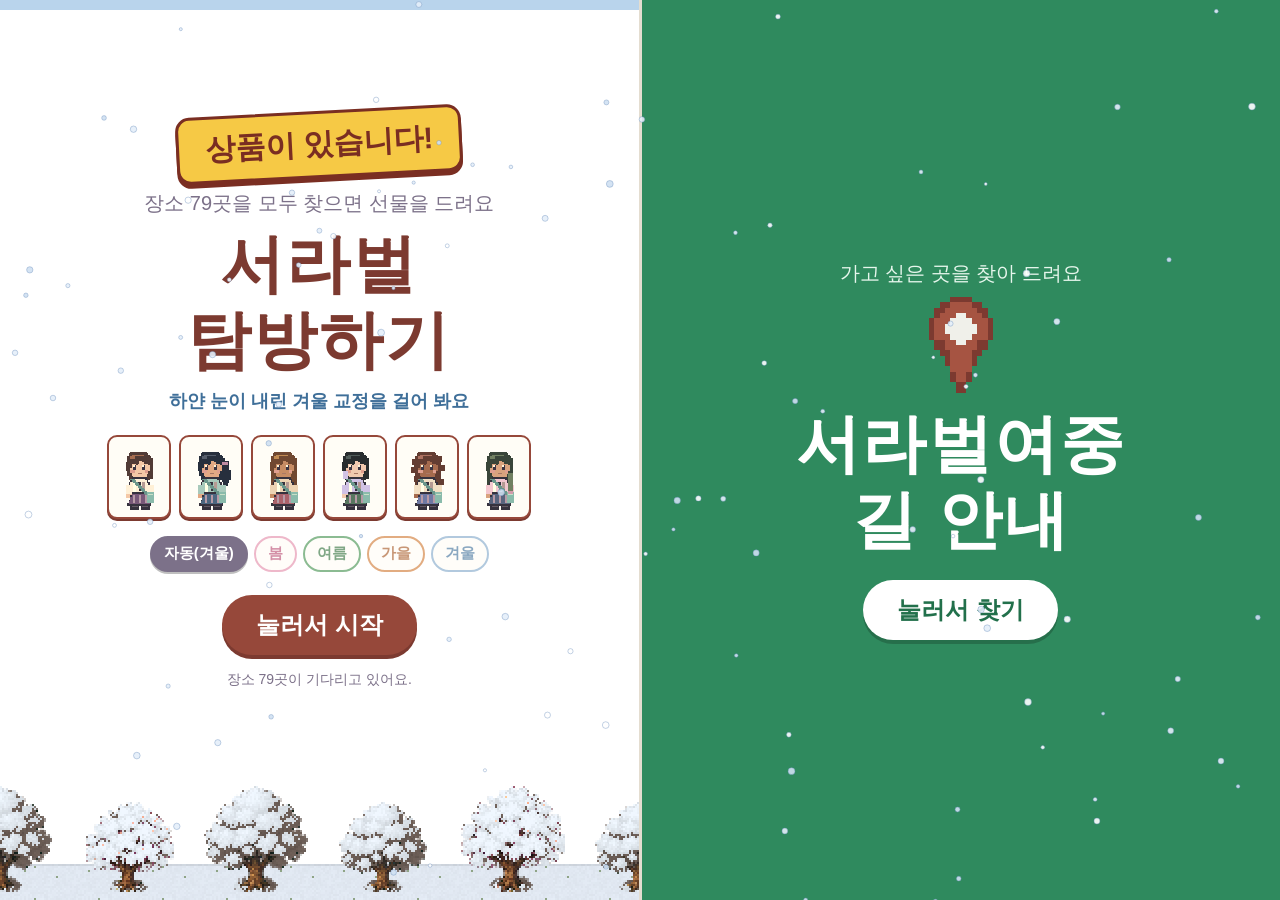
<file: index.html>
<!doctype html>
<html lang="ko">
<head>
<meta charset="utf-8">
<meta name="viewport" content="width=device-width, initial-scale=1">
<title>서라벌 탐방</title>
<meta http-equiv="refresh" content="0; url=components/explore/">
<script>location.replace('components/explore/' + location.search + location.hash);</script>
</head>
<body><a href="components/explore/">서라벌 탐방 열기</a></body>
</html>
</file>
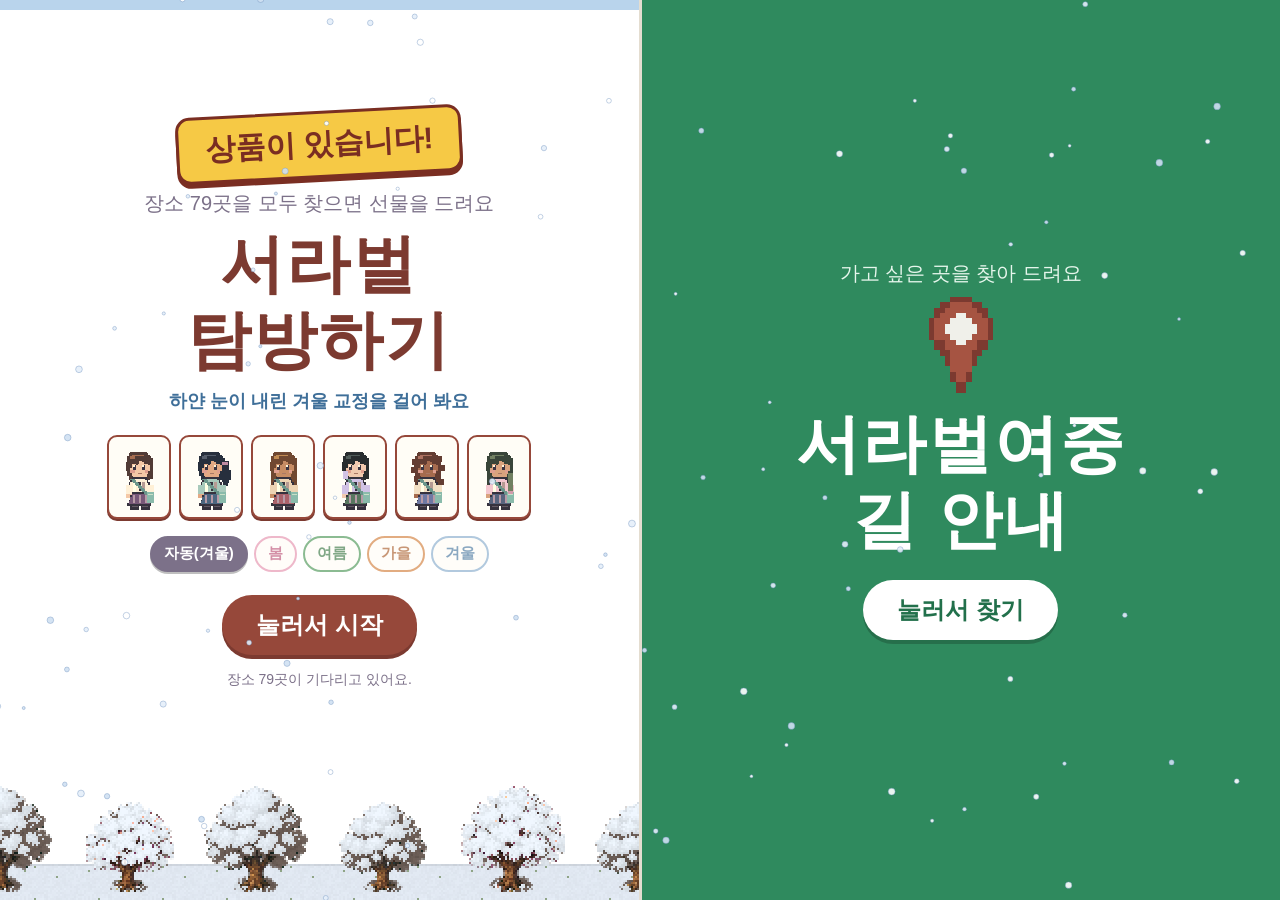
<file: components/explore/index.html>
<!doctype html>
<html lang="ko">
<head>
<meta charset="utf-8">
<meta name="viewport" content="width=device-width,initial-scale=1,viewport-fit=cover,user-scalable=no">
<title>서라벌 탐방</title>
<link rel="icon" href="data:,">
<link rel="stylesheet" href="style.css">
</head>
<body>
<main id="app">
  <!-- 게임 화면 -->
  <section id="play" hidden>
    <canvas id="world" aria-label="학교를 걸어 다니는 게임 화면"></canvas>
    <header class="hud">
      <div class="where"><span class="seal">서</span><b id="where">서라벌여중 · 교정</b></div>
      <div id="missionBar" class="mission" hidden></div>
      <nav class="hud-buttons">
        <button id="btnMap" type="button">지도</button>
        <button id="btnBook" type="button">도감 <span id="bookCount">0</span></button>
        <button id="btnMission" type="button">찾아가기</button>
        <button id="btnMenu" type="button">메뉴</button>
      </nav>
    </header>
    <canvas id="mini" width="144" height="144" aria-label="미니맵"></canvas>
    <div class="pad" id="pad" aria-label="방향 패드">
      <button data-dir="up" type="button" aria-label="위">▲</button>
      <button data-dir="left" type="button" aria-label="왼쪽">◀</button>
      <button data-dir="right" type="button" aria-label="오른쪽">▶</button>
      <button data-dir="down" type="button" aria-label="아래">▼</button>
    </div>
    <button id="btnAct" class="act" type="button" hidden>말 걸기</button>
    <div id="toast" class="toast" role="status" aria-live="polite"></div>
  </section>

  <!-- 시작 화면 -->
  <section id="title" class="title-screen">
    <!-- 왼쪽 절반: 게임 -->
    <div id="titlePlay" class="half half-play">
      <div class="half-in">
        <div class="prize-badge">상품이 있습니다!</div>
        <small>장소 79곳을 모두 찾으면 선물을 드려요</small>
        <h1>서라벌<br>탐방하기</h1>
        <p id="seasonLine" class="season-line"></p>
        <div id="avatars" class="avatars" role="radiogroup" aria-label="캐릭터 고르기"></div>
        <div id="seasons" class="seasons" role="radiogroup" aria-label="계절 고르기"></div>
        <button id="btnStart" class="go go-play" type="button">눌러서 시작</button>
        <p class="note" id="titleNote"></p>
      </div>
      <canvas id="titleScene" class="title-scene" aria-hidden="true"></canvas>
    </div>
    <!-- 오른쪽 절반: 길 안내 -->
    <button id="btnTitleMap" class="half half-guide" type="button" aria-label="서라벌여중 길 안내">
      <span class="half-in">
        <small>가고 싶은 곳을 찾아 드려요</small>
        <img class="guide-pin" src="assets/map-pin.png" alt="">
        <span class="h1">서라벌여중<br>길 안내</span>
        <span class="go go-guide">눌러서 찾기</span>
      </span>
    </button>
    <canvas id="titleFx" class="title-fx" aria-hidden="true"></canvas>
  </section>

  <!-- 학교 전체 지도 -->
  <section id="mapview" class="mapview" hidden>
    <header class="map-head">
      <h2 id="mapTitle">학교 전체 지도</h2>
      <div class="tabs" id="mapTabs" role="tablist"></div>
      <button id="mapLang" class="lang" type="button" aria-label="Switch to English"><span class="on">한국어</span> / <span>English</span></button>
      <button id="mapClose" class="close" type="button">닫기</button>
    </header>
    <div class="map-body">
      <div class="map-stage" id="mapStage"><canvas id="mapCanvas"></canvas></div>
      <aside class="map-side">
        <input id="mapSearch" type="search" placeholder="장소 찾기 (예: 위클래스, 도서관)" autocomplete="off" aria-label="장소 검색">
        <div id="mapResults" class="results"></div>
        <div id="mapInfo" class="info"><p class="muted">지도에서 장소를 누르거나 검색해 보세요.</p></div>
        <label class="route-toggle"><input type="checkbox" id="routeToggle"> <span id="routeLabel">현관에서 가는 길 보기</span></label>
        <label class="route-toggle"><input type="checkbox" id="evToggle"> <span id="evLabel">엘리베이터로 가기</span></label>
        <ol id="routeSteps" class="steps"></ol>
        <div id="mapLegend" class="legend"></div>
        <div id="mapNumbers" class="numbers"></div>
      </aside>
    </div>
  </section>

  <!-- 창 (카드, 대화, 층 선택, 도감, 결과, 메뉴) -->
  <div id="modal" class="modal" hidden>
    <div class="sheet" role="dialog" aria-modal="true" aria-labelledby="modalTitle">
      <h2 id="modalTitle"></h2>
      <div id="modalBody"></div>
      <div id="modalActions" class="actions"></div>
    </div>
  </div>
</main>
<script src="js/util.js"></script>
<script src="js/prize.js"></script>
<script src="js/engine.js"></script>
<script src="js/mapview.js"></script>
<script src="js/titlefx.js"></script>
<script src="js/game.js"></script>
<script src="js/main.js"></script>
</body>
</html>
</file>
<file: components/explore/style.css>
/* 서라벌 탐방 — cream UI with school_art.py palette accents (BRICK, CANOPY, VAULT_C, HEDGE) */
:root{
  --cream:#fff9ee; --paper:#fffdf6; --ink:#463c52; --muted:#7c7189;
  --brick:#96483a; --brick-l:#a65442; --brick-d:#7c3a30; --canopy:#464a50; --vault:#568cc4; --hedge:#3e7040;
  --line:#e3d7c5; --shadow:0 6px 18px rgba(70,52,74,0.13);
  font-family:'Malgun Gothic','Apple SD Gothic Neo','Noto Sans KR',sans-serif;
}
*{box-sizing:border-box}
html,body{margin:0;height:100%;background:var(--cream);color:var(--ink);overflow:hidden;
  -webkit-user-select:none;user-select:none;-webkit-touch-callout:none;touch-action:manipulation;overscroll-behavior:none}
button,input{font:inherit;color:inherit}
button{cursor:pointer;min-height:44px;padding:8px 14px;border:2px solid var(--brick);border-radius:10px;background:var(--paper);
  font-weight:700;box-shadow:0 2px 0 var(--brick-d)}
button:active{transform:translateY(1px);box-shadow:none}
button.primary{background:var(--brick);color:#fff}
button[aria-selected=true],button.on{background:var(--brick);color:#fff}
[hidden]{display:none!important}
#app{position:relative;width:100%;height:100%}
canvas{image-rendering:pixelated;image-rendering:crisp-edges}

/* play */
#play{position:absolute;top:0;right:0;bottom:0;left:0}
#world{position:absolute;top:0;right:0;bottom:0;left:0;width:100%;height:100%;background:#263b3c;touch-action:none}
.hud{position:absolute;left:10px;right:10px;top:10px;display:flex;align-items:flex-start;pointer-events:none}
.hud>*+*{margin-left:10px}
.hud>*{pointer-events:auto}
.where{display:flex;align-items:center;background:var(--paper);border:2px solid var(--line);border-radius:12px;padding:6px 12px;box-shadow:var(--shadow)}
.where>*+*{margin-left:8px}
.where b{font-size:18px}
.seal{display:inline-block;text-align:center;line-height:30px;width:30px;height:30px;border-radius:8px;background:var(--hedge);color:#fff;font-weight:800}
.hud-buttons{margin-left:auto;display:flex;flex-wrap:wrap;justify-content:flex-end}
.hud-buttons>*{margin:0 0 6px 6px}
.mission{background:var(--paper);border:2px solid var(--brick);border-radius:12px;padding:6px 12px;box-shadow:var(--shadow);font-size:15px;max-width:440px}
.mission b{color:var(--brick)}
.mission .done{color:var(--hedge);text-decoration:line-through}
#mini{position:absolute;right:10px;top:70px;width:144px;height:144px;border:3px solid var(--paper);border-radius:12px;box-shadow:var(--shadow);background:#536254}
.pad{position:absolute;left:14px;bottom:14px;width:168px;height:168px;display:grid;grid-template:repeat(3,1fr)/repeat(3,1fr);gap:4px;touch-action:none}
.pad button{font-size:22px;opacity:.88;padding:0}
.pad [data-dir=up]{grid-area:1/2}.pad [data-dir=left]{grid-area:2/1}.pad [data-dir=right]{grid-area:2/3}.pad [data-dir=down]{grid-area:3/2}
.act{position:absolute;right:18px;bottom:24px;width:120px;height:120px;border-radius:60px;font-size:20px;background:var(--brick);color:#fff}
.toast{position:absolute;left:50%;bottom:28px;transform:translateX(-50%);background:rgba(70,60,82,0.9);color:#fff;padding:8px 16px;border-radius:20px;opacity:0;transition:opacity .25s;pointer-events:none;max-width:80%;text-align:center}
.toast.show{opacity:1}

/* title */
/* 화면을 반으로: 왼쪽(흰색) 서라벌 탐방하기 / 오른쪽(초록) 서라벌여중 길 안내.
   오래된 내장 브라우저를 위해 grid·gap 없이 flex와 margin만 씁니다. */
.title-screen{position:absolute;top:0;right:0;bottom:0;left:0;display:-webkit-box;display:-webkit-flex;display:flex;background:#fff}
.half{position:relative;-webkit-box-flex:1;-webkit-flex:1 1 0;flex:1 1 0;width:50%;display:-webkit-box;display:-webkit-flex;display:flex;-webkit-box-align:center;-webkit-align-items:center;align-items:center;-webkit-box-pack:center;-webkit-justify-content:center;justify-content:center;text-align:center;cursor:pointer;-webkit-tap-highlight-color:transparent;-webkit-user-select:none;user-select:none;overflow:hidden}
.half-in{padding:24px;max-width:520px}
.half small{display:block;font-size:20px;margin-bottom:10px}
.half h1,.half .h1{display:block;margin:0 0 22px;font-size:64px;line-height:1.18;letter-spacing:2px;font-weight:800}
button.half{border:0;border-radius:0;padding:0;margin:0;min-height:0;box-shadow:none;font:inherit;height:100%}
.half .half-in{display:block}
button.go{border:0;min-height:0;cursor:pointer}
.half-play{background:#fff;color:var(--brick-d);border-right:3px solid #e4ddd0}
.half-play small{color:var(--muted)}
.half-guide{color:#fff;background:#2f8a5e}
.half-guide small{color:#e6f6ec}
.half-guide h1{text-shadow:0 3px 0 rgba(0,0,0,.18)}
.guide-pin{display:block;width:64px;height:auto;margin:0 auto 14px;image-rendering:pixelated}
.go{display:inline-block;padding:14px 34px;border-radius:40px;font-size:24px;font-weight:800}
.go-play{background:var(--brick);color:#fff;box-shadow:0 4px 0 var(--brick-d)}
.go-guide{background:#fff;color:#22704b;box-shadow:0 4px 0 rgba(0,0,0,.2)}
.half:active .go{-webkit-transform:translateY(3px);transform:translateY(3px);box-shadow:none}
.half-play .note{margin-top:16px}
.prize-badge{display:inline-block;margin:0 0 12px;padding:10px 26px;background:#f6c945;color:#7a2e22;font-size:30px;font-weight:900;border-radius:14px;border:3px solid #7a2e22;box-shadow:0 4px 0 #7a2e22;-webkit-transform:rotate(-3deg);transform:rotate(-3deg);-webkit-animation:prizePulse 1.6s ease-in-out infinite;animation:prizePulse 1.6s ease-in-out infinite}
@-webkit-keyframes prizePulse{0%,100%{-webkit-transform:rotate(-3deg) scale(1)}50%{-webkit-transform:rotate(-3deg) scale(1.06)}}
@keyframes prizePulse{0%,100%{transform:rotate(-3deg) scale(1)}50%{transform:rotate(-3deg) scale(1.06)}}
.prize-form label{display:block;font-weight:700;margin:10px 0 4px}
.prize-form input{display:block;width:100%;box-sizing:border-box;font-size:22px;padding:10px 12px;border:2px solid var(--line);border-radius:10px;background:#fff}
.prize-big{font-size:22px;font-weight:800;color:var(--brick-d);margin:0 0 6px}
.prize-go{font-size:30px;font-weight:900;color:#1f7a50;margin:14px 0;line-height:1.3}
.prize-msg{color:#b03a2e;font-weight:700;min-height:1.2em}
.prize-list{max-height:180px;overflow:auto;font-size:14px;padding-left:22px}
.avatars{display:-webkit-box;display:-webkit-flex;display:flex;-webkit-justify-content:center;justify-content:center;-webkit-flex-wrap:wrap;flex-wrap:wrap;margin:0 0 22px}
.avatars button{width:64px;height:84px;padding:4px;margin:4px;background:var(--paper);text-align:center}
.avatars canvas{width:48px;height:72px;display:block;margin:0 auto}
@media (max-width:760px){.half h1,.half .h1{font-size:40px}.half small{font-size:16px}.go{font-size:19px;padding:12px 24px}.avatars button{width:48px;height:64px}.avatars canvas{width:36px;height:54px}}
.note{color:var(--muted);font-size:14px;min-height:1em}
/* 계절 고르기 (자동 / 봄 / 여름 / 가을 / 겨울) */
.seasons{display:-webkit-box;display:-webkit-flex;display:flex;-webkit-justify-content:center;justify-content:center;-webkit-flex-wrap:wrap;flex-wrap:wrap;margin:-12px 0 20px}
.seasons button{min-height:36px;padding:4px 12px;margin:3px;font-size:15px;border-radius:18px;border-width:2px;box-shadow:none;opacity:.6}
.seasons button.on{opacity:1;box-shadow:0 2px 0 rgba(0,0,0,.25)}
.ss-auto{border-color:#7c7189;color:#5a5068}.ss-auto.on{background:#7c7189;color:#fff}
.ss-spring{border-color:#e48aa8;color:#b8476e}.ss-spring.on{background:#f3a9c0;color:#7a2346}
.ss-summer{border-color:#3f8f4a;color:#2d6e37}.ss-summer.on{background:#3f8f4a;color:#fff}
.ss-autumn{border-color:#d0762e;color:#a4521c}.ss-autumn.on{background:#e08a2c;color:#fff}
.ss-winter{border-color:#7fa6c9;color:#3f6f99}.ss-winter.on{background:#cfe2f3;color:#2b5579}
.half-play.season-spring{box-shadow:inset 0 10px 0 #f3a9c0}
.half-play.season-summer{box-shadow:inset 0 10px 0 #5fae63}
.half-play.season-autumn{box-shadow:inset 0 10px 0 #e08a2c}
.half-play.season-winter{box-shadow:inset 0 10px 0 #b9d4ec}
@media (max-width:760px){.seasons button{font-size:13px;padding:2px 9px;min-height:30px}}

/* map view */
.mapview{position:absolute;top:0;right:0;bottom:0;left:0;background:var(--cream);display:flex;flex-direction:column;z-index:20}
.map-head{display:flex;align-items:center;padding:10px 14px;border-bottom:2px solid var(--line);flex-wrap:wrap}
.map-head>*{margin:3px 12px 3px 0}
.map-head h2{margin:0;font-size:20px;color:var(--brick-d)}
.tabs{display:flex;flex-wrap:wrap}
.tabs>*{margin:0 6px 4px 0}
.tabs button{min-width:64px}
.close{margin-left:auto}
.map-body{flex:1;display:flex;min-height:0}
.map-stage{-webkit-box-flex:1;-webkit-flex:1;flex:1;position:relative;overflow:hidden;display:-webkit-box;display:-webkit-flex;display:flex;-webkit-box-align:center;-webkit-align-items:center;align-items:center;-webkit-box-pack:center;-webkit-justify-content:center;justify-content:center;background:#f4ecdc}
#mapCanvas{display:block;touch-action:none}
.map-side{width:330px;max-width:42%;border-left:2px solid var(--line);padding:12px;overflow:auto;background:var(--paper);display:flex;flex-direction:column}
.map-side>*+*{margin-top:10px}
.map-side>*+*{margin-top:10px}
#mapSearch{width:100%;min-height:46px;border:2px solid var(--brick);border-radius:10px;padding:8px 12px;-webkit-user-select:text;user-select:text}
.results{display:flex;flex-direction:column}
.results>*+*{margin-top:4px}
.results>*+*{margin-top:4px}
.results button{text-align:left;font-weight:600;box-shadow:none;border-width:1px}
.info h3{margin:0 0 4px;font-size:22px}
.chip{display:inline-block;padding:2px 8px;border-radius:8px;font-size:13px;border:1px solid rgba(0,0,0,0.13);margin-right:4px}
.muted{color:var(--muted)}
.route-toggle{display:flex;align-items:center;font-weight:600}
.route-toggle input{margin:0 8px 0 0}
.route-toggle input{width:22px;height:22px}
.steps{margin:0;padding-left:22px;line-height:1.5}
.legend{display:flex;flex-wrap:wrap;font-size:13px}
.legend>*{margin:0 4px 4px 0}
.numbers{font-size:13px;line-height:1.5;columns:2}
@media (max-width:820px){.map-body{flex-direction:column}.map-side{width:auto;max-width:none;border-left:0;border-top:2px solid var(--line);max-height:42%}}

/* modal */
.modal{position:absolute;top:0;right:0;bottom:0;left:0;background:rgba(42,34,48,.53);display:-webkit-box;display:-webkit-flex;display:flex;-webkit-box-align:center;-webkit-align-items:center;align-items:center;-webkit-box-pack:center;-webkit-justify-content:center;justify-content:center;z-index:40}
.sheet{background:var(--paper);border:3px solid var(--brick);border-radius:16px;padding:18px 22px;width:560px;max-width:calc(100% - 28px);max-height:calc(100% - 28px);overflow:auto;box-shadow:var(--shadow)}
.sheet h2{margin:0 0 10px;color:var(--brick-d)}
.actions{display:flex;justify-content:flex-end;flex-wrap:wrap;margin-top:14px}
.actions>*{margin:0 0 6px 8px}
.card{display:flex;align-items:flex-start}
.card>*+*{margin-left:14px}
.card .stamp{width:72px;height:72px;flex:none}
.card p{margin:6px 0;line-height:1.55}
.floors{display:-webkit-box;display:-webkit-flex;display:flex;-webkit-flex-wrap:wrap;flex-wrap:wrap;margin:-4px}
.floors>*{width:calc(50% - 8px);margin:4px}
.floors button{min-height:64px;font-size:20px}
.book-floor{margin:10px 0}
.book-floor h3{margin:4px 0;font-size:16px}
.book-grid{display:-webkit-flex;display:flex;-webkit-flex-wrap:wrap;flex-wrap:wrap;margin:-3px}
.book-grid span{margin:3px}
.book-grid span{padding:4px 8px;border-radius:8px;border:1px solid rgba(0,0,0,0.13);font-size:14px}
.book-grid span.locked{background:#eee8de;color:#9c94a6}
.result-title{font-size:26px;color:var(--brick);font-weight:800}
.lang{margin-left:auto;white-space:nowrap}
.lang span{opacity:.45}
.lang span.on{opacity:1;font-weight:800;color:var(--brick-d)}
.lang+.close{margin-left:8px}
/* 처음 화면의 계절: 날리는 꽃잎·낙엽·눈(화면 전체, 누름은 통과), 왼쪽 아래 교정 풍경, 계절 한 줄 */
.title-fx{position:absolute;top:0;left:0;width:100%;height:100%;pointer-events:none;z-index:3}
.title-scene{position:absolute;left:0;bottom:0;width:100%;height:120px;image-rendering:pixelated;pointer-events:none}
.half-play .half-in{position:relative;z-index:1;padding-bottom:110px}
.season-line{margin:-12px 0 18px;font-size:18px;font-weight:700}
.sl-spring{color:#c0507a}.sl-summer{color:#2d7a3a}.sl-autumn{color:#b85a1c}.sl-winter{color:#3f6f99}
@media (max-height:640px){.title-scene{height:72px}.half-play .half-in{padding-bottom:60px}.season-line{font-size:15px;margin:-14px 0 10px}}
</file>
